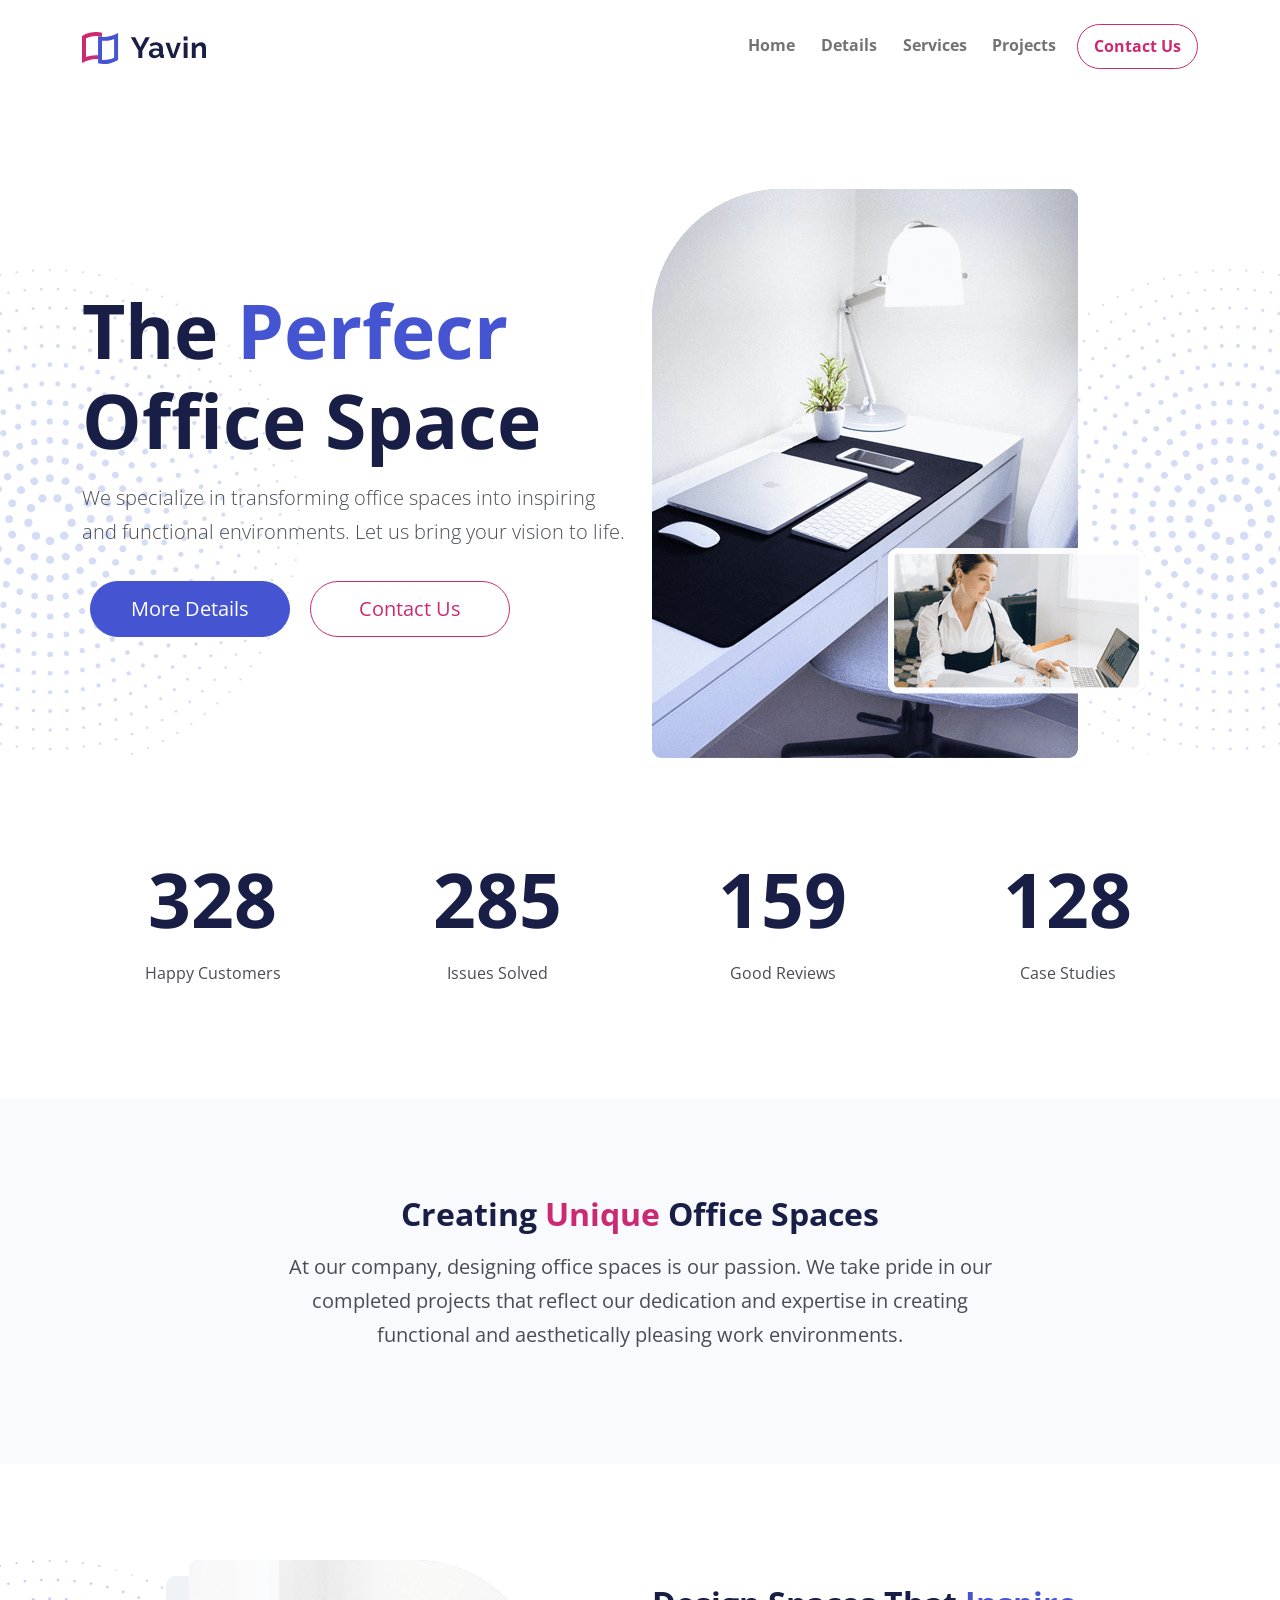
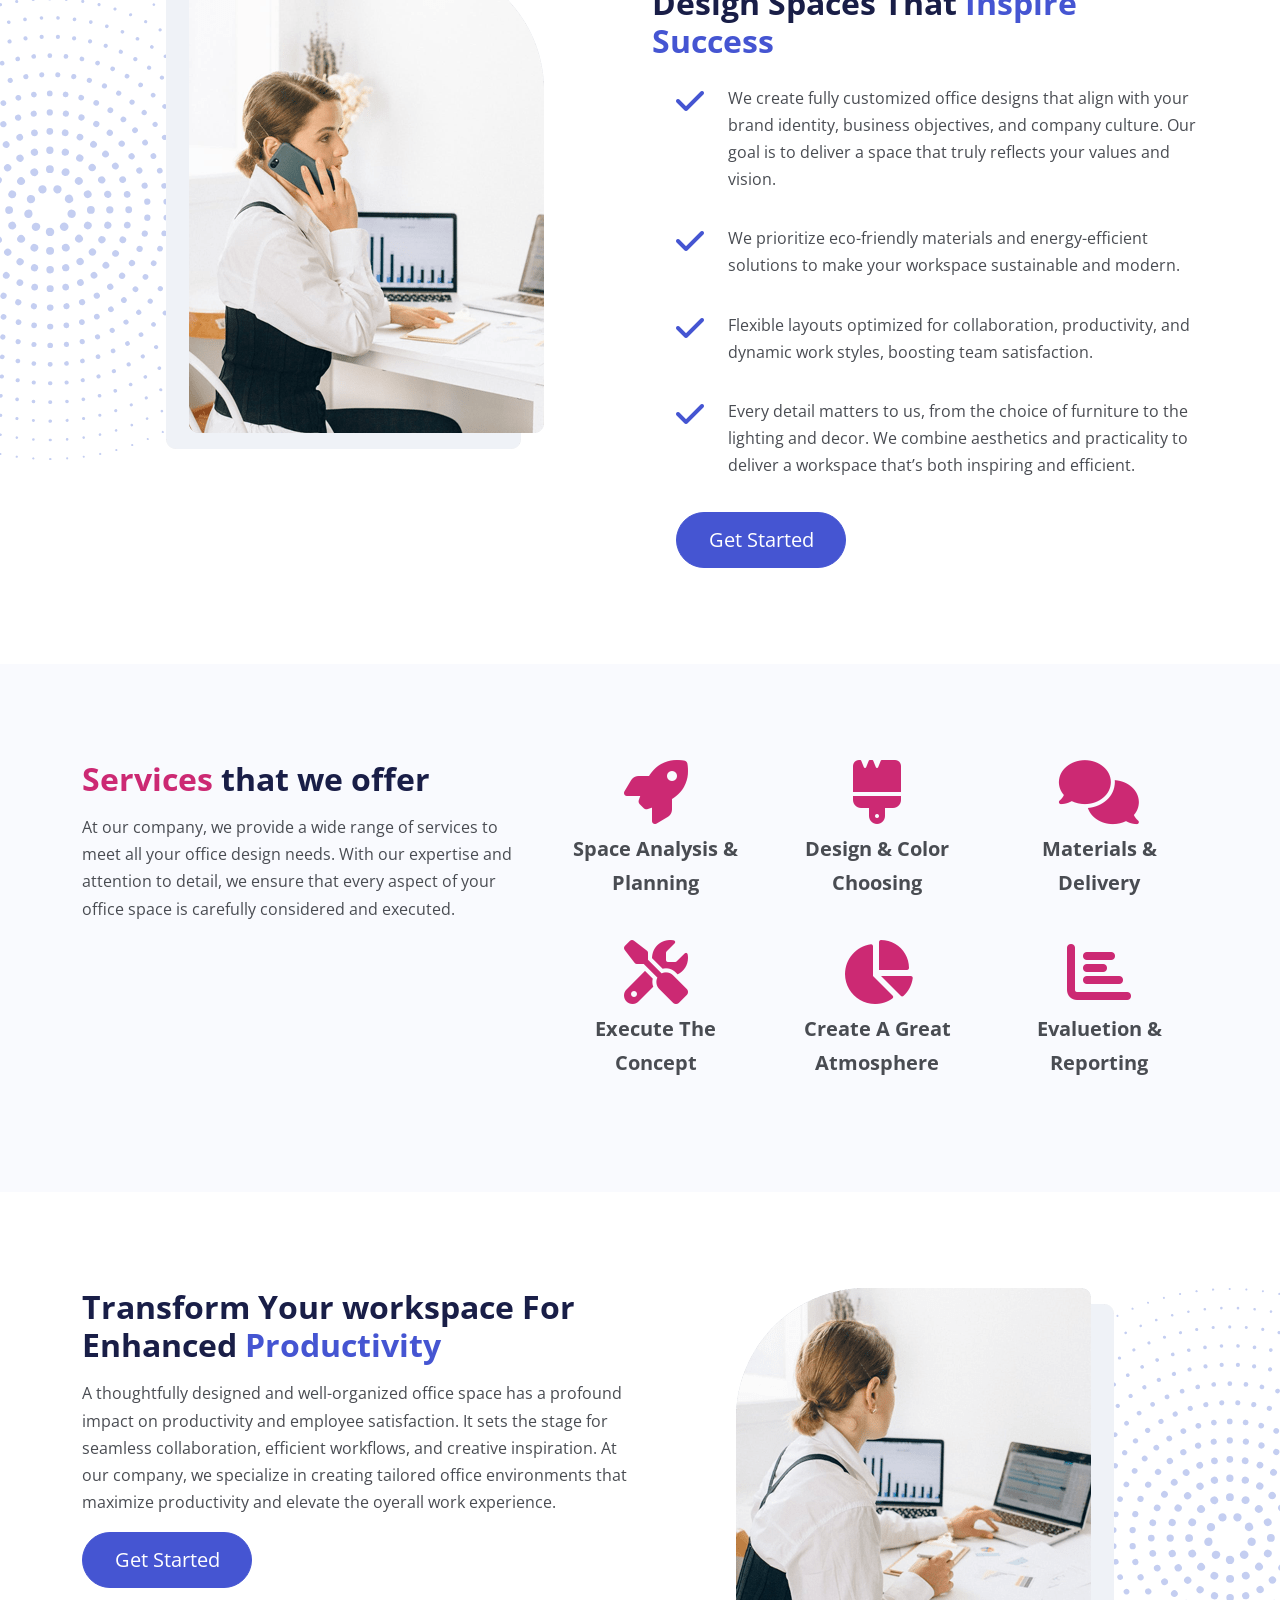
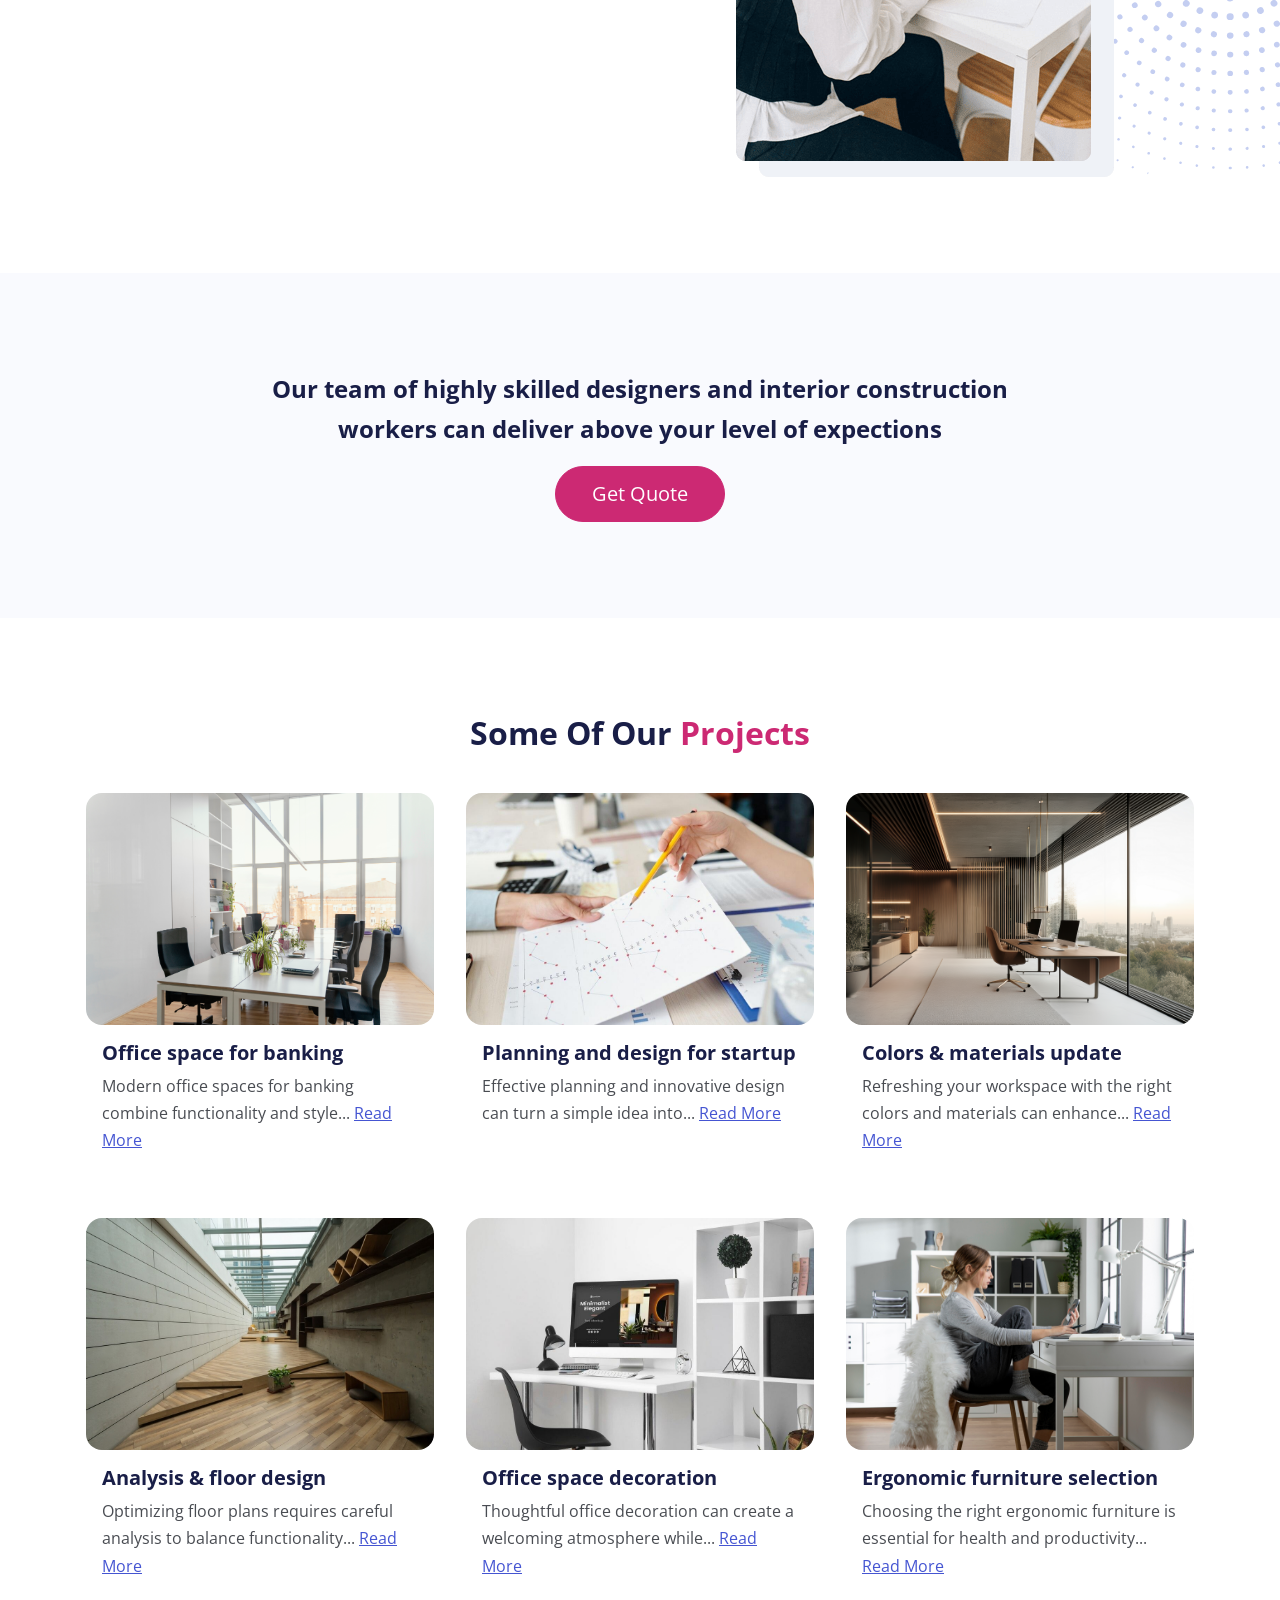
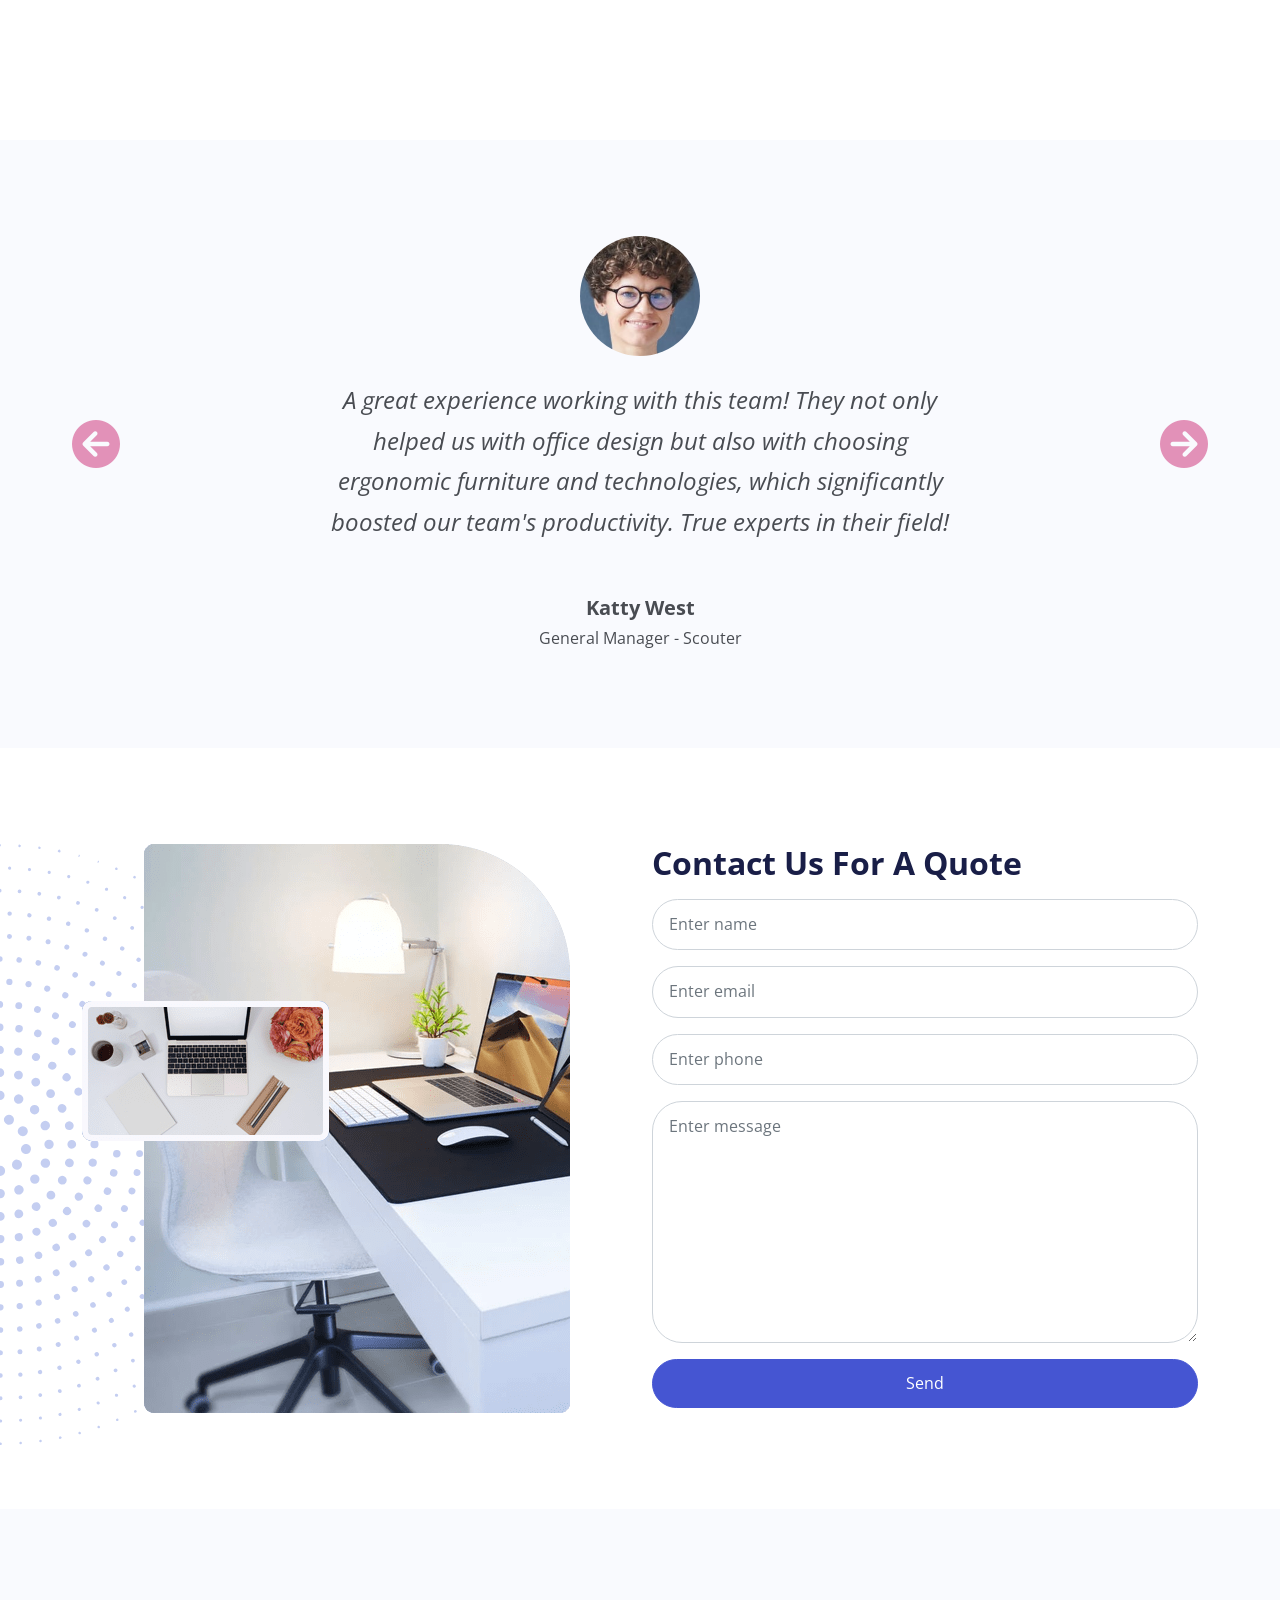
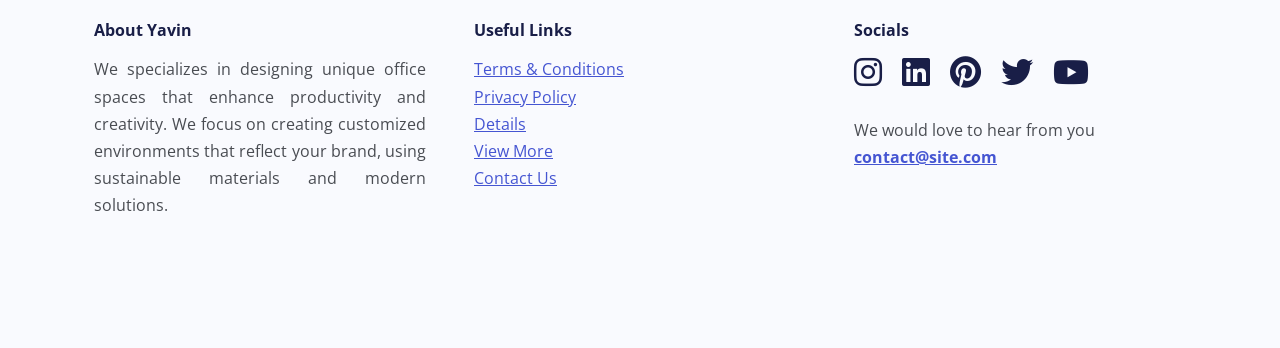
<file: index.html>
<!DOCTYPE html>
<html lang="en">
    <head>
        <meta charset="UTF-8" />
        <meta http-equiv="X-UA-Compatible" content="IE=edge" />
        <meta name="viewport" content="width=device-width, initial-scale=1.0" />
        <link rel="preconnect" href="https://fonts.googleapis.com">
        <link rel="preconnect" href="https://fonts.gstatic.com" crossorigin>
        <link href="https://fonts.googleapis.com/css2?family=Open+Sans:wght@300;400;500;600;700&display=swap" rel="stylesheet">
        <link rel="stylesheet" href="css/font-awesome.css" />
        <link rel="stylesheet" href="css/bootstrap.css" />
        <link rel="stylesheet" href="css/styles.css" />
        <link rel="icon" href="images/favicon.png" />
        <title>Yavin Office Design</title>
    </head>
    <body id="home">
     <nav class="navbar navbar-expand-lg sticky-top navbar-light">
            <div class="container">
                <a href="./index.html" class="navbar-brand">
                    <img src="./images/logo.svg" alt="logo" width="124px">
                </a>
                <button 
                    class="navbar-toggler"
                    type="button"
                    data-bs-toggle="collapse"
                    data-bs-target="#nav-dropdown"
                    aria-controls="nav-dropdown"
                    aria-expanded="false"
                    aria-label="toggle navigation"
                >
                    <span class="navbar-toggler-icon"></span>
                </button>

                <div id="nav-dropdown" class="collapse navbar-collapse">
                    <ul class="navbar-nav ms-auto ps-2 mt-2 mb-2">
                        <li class="nav-item">
                            <a href="#home" aria-current="page" class="nav-link">Home</a>
                        </li>
                        <li class="nav-item">
                            <a href="#details" class="nav-link">Details</a>
                        </li>
                        <li class="nav-item">
                            <a href="#services" class="nav-link">Services</a>
                        </li>
                        <li class="nav-item">
                            <a href="#projects" class="nav-link">Projects</a>
                        </li>
                        <li class="nav-item">
                            <a 
                                href="#contact" 
                                class="nav-link btn btn-outline-secondary px-3 ms-0 ms-lg-2"
                            >
                                Contact Us
                            </a>
                        </li>
                    </ul>
                </div>
            </div>
        </nav>

        <!-- Header -->
        <header class="header position-relative mt-6 overflow-hidden">
            <img 
                src="./images/decoration-star.svg" 
                alt="header decoration" 
                class="decoration-star position-absolute"
            >
            <img 
                src="./images/decoration-star.svg" 
                alt="header decoration" 
                class="decoration-star-2 position-absolute"
            >
            <div class="container position-relative z-3">
                <div class="row">
                    <div class="col-lg-6">
                        <div class="mt-6">
                            <h1 class="xl-text">
                                The <span class="text-primary">Perfecr</span>
                                Office Space
                            </h1>
                            <p class="lead mb-4">
                                We specialize in transforming office spaces into
                                inspiring and functional environments. Let us 
                                bring your vision to life.
                            </p>
                            <a 
                                href="#introduction" 
                                class="btn btn-primary btn-lg m-2"
                                style="width: 200px;"
                            >
                                More Details
                            </a>
                            <a 
                                href="#contact" 
                                class="btn btn-outline-secondary btn-lg m-2"
                                style="width: 200px;"
                            >
                                Contact Us
                            </a>
                        </div>
                    </div>
                    <div class="col-lg-6">
                        <div class="img-container">
                            <img 
                                src="./images/header.png" 
                                alt="header image" 
                                class="img-fluid"
                            >
                        </div>
                    </div>
                </div>
            </div>
        </header>

        <!-- Stats -->
        <section id="stats" class="stats container">
            <div class="row my-5 my-md-6">
                <div class="col-md-3 col-sm-6 text-center">
                    <h2 class="counter xl-text" data-target="328"></h2>
                    <p>Happy Customers</p>
                </div>

                <div class="col-md-3 col-sm-6 text-center">
                    <h2 class="counter xl-text" data-target="285"></h2>
                    <p>Issues Solved</p>
                </div>

                <div class="col-md-3 col-sm-6 text-center">
                    <h2 class="counter xl-text" data-target="159"></h2>
                    <p>Good Reviews</p>
                </div>

                <div class="col-md-3 col-sm-6 text-center">
                    <h2 class="counter xl-text" data-target="128"></h2>
                    <p>Case Studies</p>
                </div>
            </div>
        </section>
        
        <!-- Introduction -->
        <section id="introduction" class="intro bg-light py-5 py-md-6">
            <div class="container">
                <div class="row">
                    <div class="col-lg-8 offset-lg-2 text-center">
                        <h2>
                            Creating 
                            <span class="text-secondary">Unique</span>
                            Office Spaces
                        </h2>
                        <p class="fs-5">
                            At our company, designing office spaces is our 
                            passion. We take pride in our completed projects 
                            that reflect our dedication and expertise in 
                            creating functional and aesthetically pleasing 
                            work environments.
                        </p>
                    </div>
                </div>
            </div>
        </section>

        <!-- First Details -->
        <section id="details" class="details position-relative my-5 my-md-6 overflow-hidden">
            <img 
                src="./images/decoration-star.svg" 
                alt="decoration star" 
                class="decoration-star position-absolute"
            >
            <div class="container position-relative z-3">
                <div class="row">
                    <div class="col-lg-6">
                        <div class="image-container d-flex justify-content-center">
                            <img 
                                src="./images/details-1.png" 
                                alt="first details image" 
                                class="img-fluid"
                            >
                        </div>
                    </div>
                    <div class="col-lg-6">
                        <div class="mt-4">
                            <h2 class="mb-4">
                                Design Spaces That 
                                <span class="text-primary">Inspire Success</span>
                            </h2>
                            <!-- <p class="fs-5">
                                Your office should reflect your vision and values. 
                                Let us craft spaces that foster collaboration, 
                                creativity, and growth, while providing a modern 
                                and welcoming environment for your team.
                            </p> -->
                            <ul class="list-unstyled">
                                <li class="d-flex mb-3">
                                    <i class="fas fa-check text-primary fa-2x mx-4"></i>
                                    <p>
                                        We create fully customized office designs 
                                        that align with your brand identity, business 
                                        objectives, and company culture. Our goal is 
                                        to deliver a space that truly reflects your 
                                        values and vision.
                                    </p>
                                </li>
                                <li class="d-flex mb-3">
                                    <i class="fas fa-check text-primary fa-2x mx-4"></i>
                                    <p>
                                        We prioritize eco-friendly materials and 
                                        energy-efficient solutions to make your 
                                        workspace sustainable and modern.
                                    </p>
                                </li>
                                <li class="d-flex mb-3">
                                    <i class="fas fa-check text-primary fa-2x mx-4"></i>
                                    <p>
                                        Flexible layouts optimized for collaboration, 
                                        productivity, and dynamic work styles, 
                                        boosting team satisfaction.
                                    </p>
                                </li>
                                <li class="d-flex mb-3">
                                    <i class="fas fa-check text-primary fa-2x mx-4"></i>
                                    <p>
                                        Every detail matters to us, from the choice of 
                                        furniture to the lighting and decor. We combine 
                                        aesthetics and practicality to deliver a workspace 
                                        that’s both inspiring and efficient.
                                    </p>
                                </li>
                            </ul>
                            <div class="d-flex justify-content-center justify-content-md-start ms-4">
                                <a 
                                href="./article.html" 
                                class="btn btn-primary btn-lg"
                                style="width: 170px;"
                                >
                                    Get Started
                                </a>
                            </div>
                        </div>
                    </div>
                </div>
            </div>
        </section>

        <!-- Services -->
        <section id="services" class="services bg-light py-5 py-md-6">
            <div class="container">
                <div class="row">
                    <div class="col-lg-5">
                        <div class="text-container text-center text-lg-start">
                            <h2>
                                <span class="text-secondary">Services</span>
                                that we offer
                            </h2>
                            <p>
                                At our company, we provide a wide range of services 
                                to meet all your office design needs. With our 
                                expertise and attention to detail, we ensure that 
                                every aspect of your office space is carefully 
                                considered and executed.
                            </p>
                        </div>
                    </div>
                    <div class="col-lg-7">
                        <!-- First Row -->
                        <div class="row mb-4">
                            <div class="col-md-4 d-flex flex-column align-items-center text-center">
                                <i class="fas fa-rocket fa-4x text-secondary mb-2"></i>
                                <p class="fs-5 fw-bold">Space Analysis & Planning</p>
                            </div>

                            <div class="col-md-4 d-flex flex-column align-items-center text-center">
                                <i class="fas fa-brush fa-4x text-secondary mb-2"></i>
                                <p class="fs-5 fw-bold">Design & Color Choosing</p>
                            </div>

                            <div class="col-md-4 d-flex flex-column align-items-center text-center">
                                <i class="fas fa-comments fa-4x text-secondary mb-2"></i>
                                <p class="fs-5 fw-bold">Materials & Delivery</p>
                            </div>
                        </div>

                        <!-- Second Row -->
                        <div class="row">
                            <div class="col-md-4 d-flex flex-column align-items-center text-center">
                                <i class="fas fa-tools fa-4x text-secondary mb-2"></i>
                                <p class="fs-5 fw-bold">Execute The Concept</p>
                            </div>

                            <div class="col-md-4 d-flex flex-column align-items-center text-center">
                                <i class="fas fa-chart-pie fa-4x text-secondary mb-2"></i>
                                <p class="fs-5 fw-bold">Create A Great Atmosphere</p>
                            </div>

                            <div class="col-md-4 d-flex flex-column align-items-center text-center">
                                <i class="fas fa-chart-bar fa-4x text-secondary mb-2"></i>
                                <p class="fs-5 fw-bold">Evaluetion & Reporting</p>
                            </div>
                        </div>
                    </div>
                </div>
            </div>
        </section>

        <!-- Second Details -->
        <section class="details-2 position-relative my-6 overflow-hidden">
            <img 
                src="./images/decoration-star.svg" 
                alt="star decoration image" 
                class="decoration-star position-absolute"
            >
            <div class="container position-relative z-3">
                <div class="row">
                    <div class="col-lg-6">
                        <div class="text-container text-center text-lg-start mb-4">
                            <h2>
                                Transform Your workspace For Enhanced
                                <span class="text-primary">Productivity</span>
                            </h2>
                            <p>
                                A thoughtfully designed and well-organized office 
                                space has a profound impact on productivity and 
                                employee satisfaction. It sets the stage for seamless 
                                collaboration, efficient workflows, and creative 
                                inspiration. At our company, we specialize in creating
                                tailored office environments that maximize productivity 
                                and elevate the oyerall work experience.
                            </p>
                            <a 
                                href="./article.html" 
                                class="btn btn-primary btn-lg"
                                style="width: 170px;"
                            >
                                Get Started
                            </a>
                        </div>
                    </div>
                    <div class="col-lg-6">
                        <div class="image-container d-flex justify-content-center">
                            <img 
                                src="./images/details-2.png" 
                                alt="second details image" 
                                class="img-fluid"
                            >
                        </div>
                    </div>
                </div>
            </div>
        </section>

        <!-- Get Quote -->
        <section class="get-quote bg-light py-6 text-center">
            <div class="container">
                <div class="row">
                    <div class="col-lg-8 offset-lg-2">
                        <h4 class="lh-base">
                            Our team of highly skilled designers and 
                            interior construction workers can deliver 
                            above your level of expections
                        </h4>
                        <a 
                            href="#contact" 
                            class="btn btn-secondary btn-lg"
                            style="width: 170px;"
                        >Get Quote</a>
                    </div>
                </div>
            </div>
        </section>

        <!-- Projects -->
        <section id="projects" class="projects py-6">
            <div class="container">
                <h2 class="text-center pb-4">
                    Some Of Our <span class="text-secondary">Projects</span>
                </h2>
                <!-- Projects Row 1 -->
                <div class="row mb-md-5">
                    <div class="col-md-4 px-md-3">
                        <div class="card border-0">
                            <img 
                                src="./images/banking-office.jpg" 
                                alt="office space for banking"
                                class="rounded-4"
                            >
                            <div class="card-body">
                                <h5 class="card-title">Office space for banking</h5>
                                <p class="card-text">
                                    Modern office spaces for banking combine 
                                    functionality and style...
                                    <a href="./article.html">Read More</a>
                                </p>
                            </div>
                        </div>
                    </div>

                    <div class="col-md-4 px-md-3">
                        <div class="card border-0">
                            <img 
                                src="./images/planning-and-design.jpeg" 
                                alt="planning and design for startup"
                                class="rounded-4"
                            >
                            <div class="card-body">
                                <h5 class="card-title">Planning and design for startup</h5>
                                <p class="card-text">
                                    Effective planning and innovative design 
                                    can turn a simple idea into...
                                    <a href="./article.html">Read More</a>
                                </p>
                            </div>
                        </div>
                    </div>

                    <div class="col-md-4 px-md-3">
                        <div class="card border-0">
                            <img 
                                src="./images/update-office.jpg" 
                                alt="colors and materials update"
                                class="rounded-4"
                            >
                            <div class="card-body">
                                <h5 class="card-title">Colors & materials update</h5>
                                <p class="card-text">
                                    Refreshing your workspace with the right 
                                    colors and materials can enhance...
                                    <a href="./article.html">Read More</a>
                                </p>
                            </div>
                        </div>
                    </div>
                </div>

                <!-- Projects Row 2 -->
                <div class="row mb-md-5">
                    <div class="col-md-4 px-md-3">
                        <div class="card border-0">
                            <img 
                                src="./images/floor-design.jpeg" 
                                alt="analysis and floor design" 
                                class="rounded-4"
                            >
                            <div class="card-body">
                                <h5 class="card-title">Analysis & floor design</h5>
                                <p class="card-text">
                                    Optimizing floor plans requires careful 
                                    analysis to balance functionality...
                                    <a href="./article.html">Read More</a>
                                </p>
                            </div>
                        </div>
                    </div>

                    <div class="col-md-4 px-md-3">
                        <div class="card border-0">
                            <img 
                                src="./images/office-decoration.jpeg" 
                                alt="office space decoration" 
                                class="rounded-4"
                            >
                            <div class="card-body">
                                <h5 class="card-title">Office space decoration</h5>
                                <p class="card-text">
                                    Thoughtful office decoration can create 
                                    a welcoming atmosphere while...
                                    <a href="./article.html">Read More</a>
                                </p>
                            </div>
                        </div>
                    </div>

                    <div class="col-md-4 px-md-3">
                        <div class="card border-0">
                            <img 
                                src="./images/ergonomic-workspace.jpg" 
                                alt="ergonomic furniture selection" 
                                class="rounded-4"
                            >
                            <div class="card-body">
                                <h5 class="card-title">Ergonomic furniture selection</h5>
                                <p class="card-text">
                                    Choosing the right ergonomic furniture 
                                    is essential for health and productivity...
                                    <a href="./article.html">Read More</a>
                                </p>
                            </div>
                        </div>
                    </div>
                </div>
            </div>
        </section>

        <!-- Testimonials -->
        <section id="testimonials" class="testimonials bg-light py-6">
            <div id="testimonial-carousel" class="carousel slide">
                <div class="carousel-inner">
                    <!-- Slide 1 -->
                    <div class="carousel-item active">
                        <div class="d-flex flex-column justify-content-center align-items-center text-center">
                            <img 
                                src="./images/testimonial-1.jpg" 
                                alt="first review image" 
                                class="rounded-circle"
                                width="120"
                            >
                            <p class="w-50 my-4 fst-italic fs-4">
                                A great experience working with this team! They 
                                not only helped us with office design but also 
                                with choosing ergonomic furniture and technologies, 
                                which significantly boosted our team's productivity. 
                                True experts in their field!
                            </p>
                            <div class="fw-bold fs-5 mt-4">Katty West</div>
                            <div>General Manager - Scouter</div>
                        </div>
                    </div>

                    <!-- Slide 2 -->
                    <div class="carousel-item">
                        <div class="d-flex flex-column justify-content-center align-items-center text-center">
                            <img 
                                src="./images/testimonial-2.jpg" 
                                alt="first review image" 
                                class="rounded-circle"
                                width="120"
                            >
                            <p class="w-50 my-4 fst-italic fs-4">
                                I’m absolutely delighted with the result! The 
                                team is made up of true professionals who helped 
                                us create a modern and comfortable office for 
                                our startup. Everything was thought through in 
                                detail, and we got exactly what we were looking 
                                for. Highly recommended!
                            </p>
                            <div class="fw-bold fs-5 mt-4">Arny Picker</div>
                            <div>Team Lead - ECorporation</div>
                        </div>
                    </div>

                    <!-- Slide 3 -->
                    <div class="carousel-item">
                        <div class="d-flex flex-column justify-content-center align-items-center text-center">
                            <img 
                                src="./images/testimonial-3.jpg" 
                                alt="first review image" 
                                class="rounded-circle"
                                width="120"
                            >
                            <p class="w-50 my-4 fst-italic fs-4">
                                Our company turned to Yavin company for office 
                                space design, and it was one of the best decisions 
                                we made! They took all our preferences into account 
                                and created a stylish, functional space where every 
                                employee feels comfortable. I highly recommend them!
                            </p>
                            <div class="fw-bold fs-5 mt-4">Mary Smith</div>
                            <div>General Designer - BindButton</div>
                        </div>
                    </div>
                </div>

                <button
                    class="carousel-control-prev"
                    type="button"
                    data-bs-target="#testimonial-carousel"
                    data-bs-slide="prev"
                >
                    <i class="fas fa-arrow-circle-left fa-3x text-secondary"></i>
                </button>
                <button
                    class="carousel-control-next"
                    type="button"
                    data-bs-target="#testimonial-carousel"
                    data-bs-slide="next"
                >
                    <i class="fas fa-arrow-circle-right fa-3x text-secondary"></i>
                </button>
            </div>
        </section>

        <!-- Contact -->
        <section id="contact" class="contact my-6 position-relative">
            <img 
                src="./images/decoration-star.svg" 
                alt="decoration star image" 
                class="decoration-star position-absolute"
            >
            <div class="container position-relative z-3">
                <div class="row">
                    <div class="col-lg-6 d-none d-md-block">
                        <div class="image-container">
                            <img 
                                src="./images/contact.png" 
                                alt="contact image" 
                                class="img-fluid"
                            >
                        </div>
                    </div>
                    <div class="col-lg-6">
                        <div class="text-container">
                            <h2>Contact Us For A Quote</h2>
                            <form>
                                <div class="mb-3">
                                    <input 
                                        type="text" 
                                        class="form-control"
                                        placeholder="Enter name"
                                    >
                                </div>
                                <div class="mb-3">
                                    <input 
                                        type="email" 
                                        class="form-control"
                                        placeholder="Enter email"
                                    >
                                </div>
                                <div class="mb-3">
                                    <input 
                                        type="text" 
                                        class="form-control"
                                        placeholder="Enter phone"
                                    >
                                </div>
                                <div class="mb-3">
                                    <textarea 
                                        name="message-field" 
                                        class="form-control"
                                        placeholder="Enter message"
                                        rows="8"
                                    ></textarea>
                                </div>
                                <div class="d-grid gap-2">
                                    <input 
                                        type="submit" 
                                        value="Send"
                                        class="btn btn-primary btn-block"
                                    >
                                </div>
                            </form>
                        </div>
                    </div>
                </div>
            </div>
        </section>

        <!-- Footer -->
        <footer class="footer bg-light py-6">
            <div class="container">
                <div class="row">
                    <div class="col-md-4 px-4 my-3">
                        <h6>About Yavin</h6>
                        <p style="text-align: justify;">
                            We specializes in designing unique office 
                            spaces that enhance productivity and creativity. 
                            We focus on creating customized environments 
                            that reflect your brand, using sustainable 
                            materials and modern solutions.
                        </p>
                    </div>
                    <div class="col-md-4 px-4 my-3">
                        <h6>Useful Links</h6>
                        <ul class="list-unstyled">
                            <li class="list-item">
                                <a href="#">Terms & Conditions</a>
                            </li>
                            <li class="list-item">
                                <a href="#">Privacy Policy</a>
                            </li>
                            <li class="list-item">
                                <a href="#details">Details</a>
                            </li>
                            <li class="list-item">
                                <a href="./article.html">View More</a>
                            </li>
                            <li class="list-item">
                                <a href="#contact">Contact Us</a>
                            </li>
                        </ul>
                    </div>
                    <div class="col-md-4 px-4 my-3">
                        <h6>Socials</h6>
                        <div class="mb-4">
                            <a 
                                href="https://www.instagram.com/wastardy/" 
                                class="text-decoration-none"
                                target="_blank"
                            >
                                <i class="fab fa-instagram fa-2x text-dark me-2"></i>
                            </a>
                            <a 
                                href="https://www.linkedin.com/in/andrii-kononenko-a4b1b1250/" 
                                class="text-decoration-none"
                                target="_blank"
                            >
                                <i class="fab fa-linkedin fa-2x text-dark mx-2"></i>
                            </a>
                            <a 
                                href="https://www.pinterest.com/" 
                                class="text-decoration-none"
                                target="_blank"
                            >
                                <i class="fab fa-pinterest fa-2x text-dark mx-2"></i>
                            </a>
                            <a 
                                href="https://www.x.com/" 
                                class="text-decoration-none"
                                target="_blank"
                            >
                                <i class="fab fa-twitter fa-2x text-dark mx-2"></i>
                            </a>
                            <a 
                                href="https://www.youtube.com/" 
                                class="text-decoration-none"
                                target="_blank"
                            >
                                <i class="fab fa-youtube fa-2x text-dark mx-2"></i>
                            </a>
                        </div>
                        <p>
                            We would love to hear from you 
                            <a href="mailto:contact@site.com">
                                <strong>contact@site.com</strong>
                            </a>
                        </p>
                    </div>
                </div>
            </div>
        </footer>

        <!-- Button -->
        <button id="to-top" class="to-top-btn">
            <img src="./images/up-arrow.png" alt="">
        </button>

        <script src="js/bootstrap.bundle.min.js"></script>
        <script src="js/script.js"></script>
    </body>
</html>
</file>
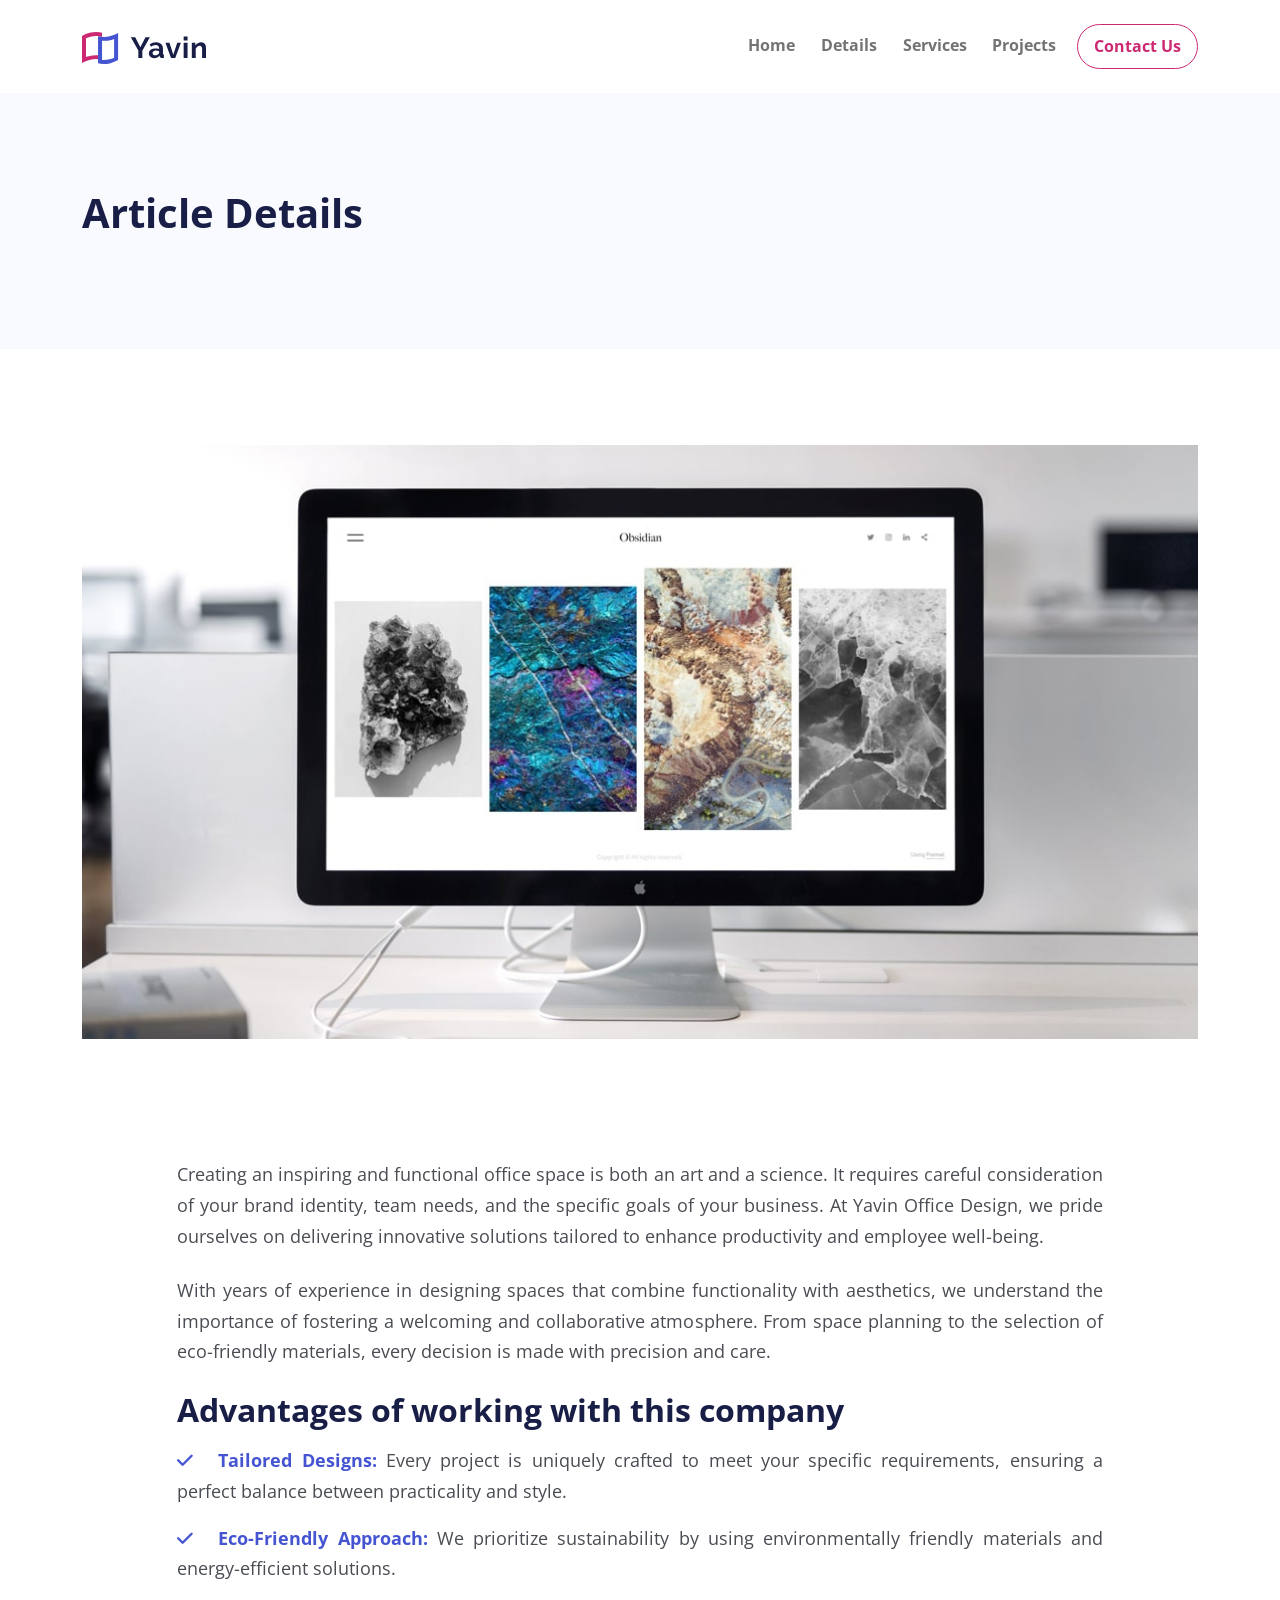
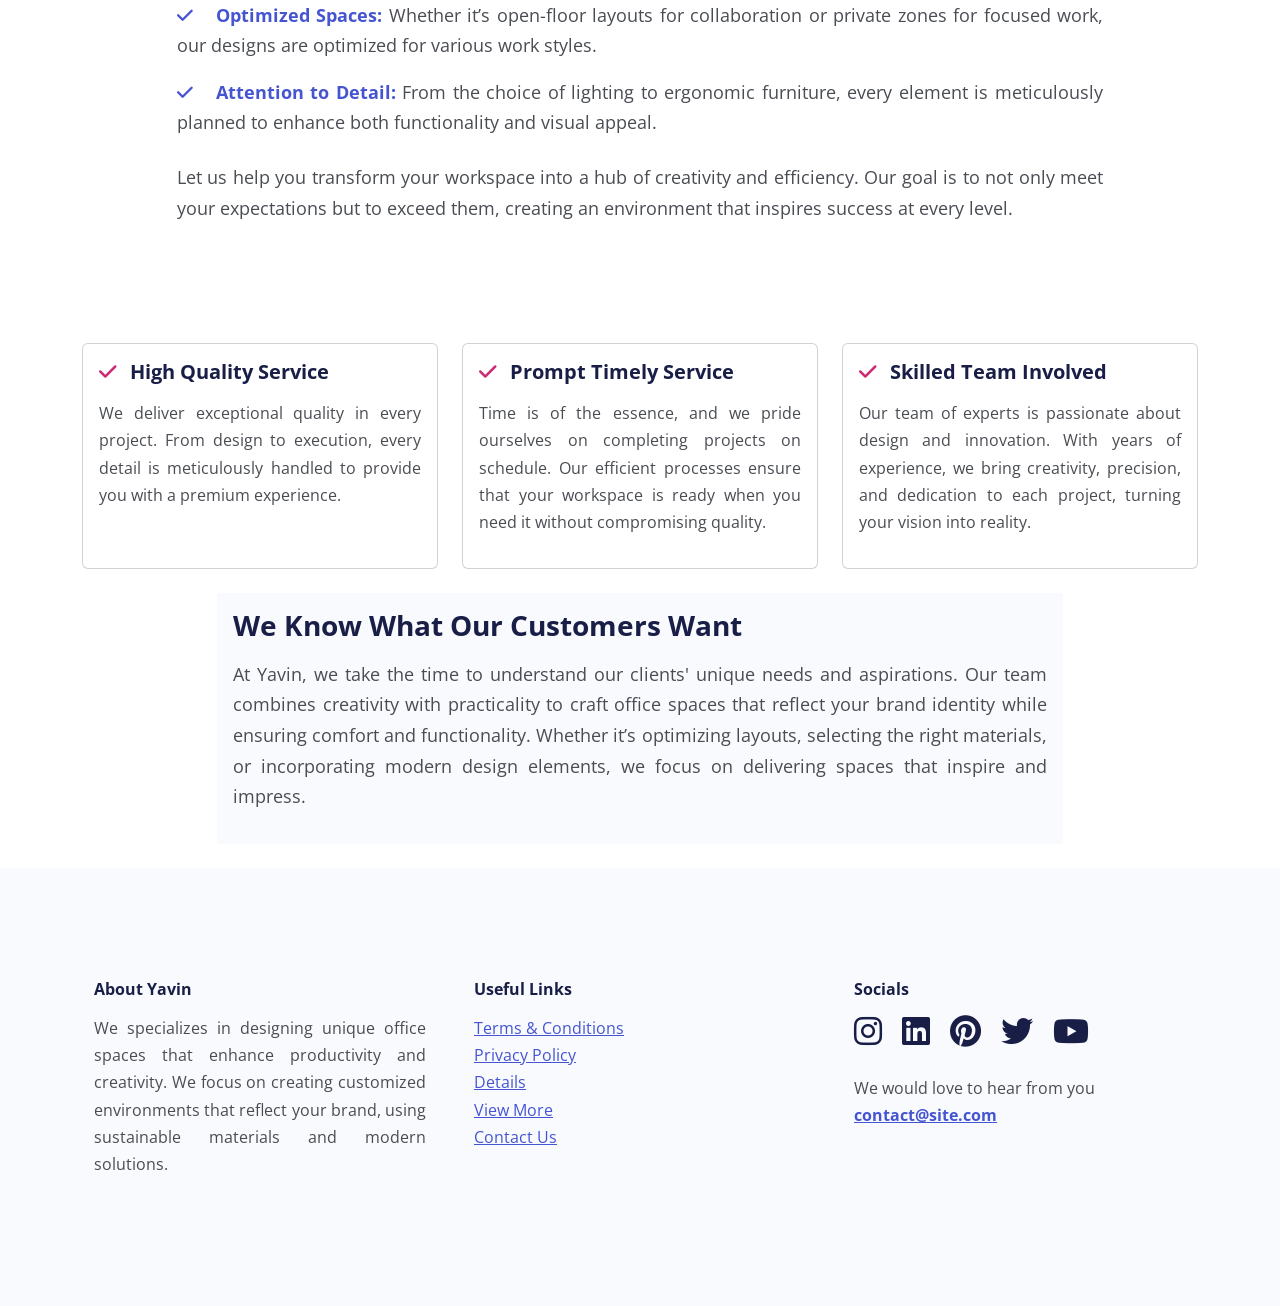
<file: article.html>
<!DOCTYPE html>
<html lang="en">
<head>
    <meta charset="UTF-8">
    <meta http-equiv="X-UA-Compatible" content="IE=edge" />
    <meta name="viewport" content="width=device-width, initial-scale=1.0">
    <link rel="preconnect" href="https://fonts.googleapis.com">
    <link rel="preconnect" href="https://fonts.gstatic.com" crossorigin>
    <link href="https://fonts.googleapis.com/css2?family=Open+Sans:wght@300;400;500;600;700&display=swap" rel="stylesheet">
    <link rel="stylesheet" href="css/font-awesome.css" />
    <link rel="stylesheet" href="css/bootstrap.css" />
    <link rel="stylesheet" href="css/styles.css" />
    <link rel="icon" href="images/favicon.png" />
    <title>Yavin Office Design</title>
</head>
<body>
    <nav class="navbar navbar-expand-lg sticky-top navbar-light">
        <div class="container">
            <a href="./index.html" class="navbar-brand">
                <img src="./images/logo.svg" alt="logo" width="124px">
            </a>
     <button 
                class="navbar-toggler"
                type="button"
                data-bs-toggle="collapse"
                data-bs-target="#nav-dropdown"
                aria-controls="nav-dropdown"
                aria-expanded="false"
                aria-label="toggle navigation"
            >
                <span class="navbar-toggler-icon"></span></button>

    <div id="nav-dropdown" class="collapse navbar-collapse">
                <ul class="navbar-nav ms-auto ps-2 mt-2 mb-2">
                    <li class="nav-item">
                        <a href="./index.html" aria-current="page" class="nav-link">Home</a>
                    </li>
                    <li class="nav-item">
                        <a href="#details" class="nav-link">Details</a>
                    </li>
                    <li class="nav-item">
                        <a href="./index.html#services" class="nav-link">Services</a>
                    </li>
                    <li class="nav-item">
                        <a href="./index.html#projects" class="nav-link">Projects</a>
                    </li>
                    <li class="nav-item">
                        <a 
                            href="./index.html#contact" 
                            class="nav-link btn btn-outline-secondary px-3 ms-0 ms-lg-2"
                        >
                            Contact Us
                        </a>
                    </li>
                </ul>
            </div>
        </div>
    </nav>

    <!-- Header -->
    <header class="bg-light py-4 py-md-6 text-center text-md-start">
        <div class="container">
            <h1>Article Details</h1>
        </div>
    </header>

    <!-- Image -->
    <section>
        <div class="container">
            <img 
                src="./images/article-details-large.jpg" 
                alt="article details image" 
                class="w-100 my-6"
            >
        </div>
    </section>

    <!-- Text -->
    <section id="details" class="pt-4">
        <div class="container article-text">
            <div class="row">
                <div class="col-lg-10 offset-lg-1">
                    <p class="text-align-justify">
                        Creating an inspiring and functional office 
                        space is both an art and a science. It requires 
                        careful consideration of your brand identity, 
                        team needs, and the specific goals of your business. 
                        At Yavin Office Design, we pride ourselves on 
                        delivering innovative solutions tailored to 
                        enhance productivity and employee well-being.
                    </p>

                    <p class="text-align-justify mt-4 mt-mb-0 mb-4">
                        With years of experience in designing spaces 
                        that combine functionality with aesthetics, 
                        we understand the importance of fostering a 
                        welcoming and collaborative atmosphere. From 
                        space planning to the selection of eco-friendly 
                        materials, every decision is made with 
                        precision and care.
                    </p>

                    <h2 class="mb-3">Advantages of working with this company</h2>
                    <ul class="list-unstyled">
                        <li class="list-item">
                            <p class="article-text text-align-justify">
                                <i class="fas fa-check text-primary me-3"></i>
                                <span class="text-primary fw-bold">Tailored Designs:</span> 
                                Every project is uniquely crafted to meet your 
                                specific requirements, ensuring a perfect balance 
                                between practicality and style.
                            </p>
                        </li>
                        <li class="list-item">
                            <p class="article-text text-align-justify">
                                <i class="fas fa-check text-primary me-3"></i>
                                <span class="text-primary fw-bold">Eco-Friendly Approach:</span> 
                                We prioritize sustainability by using environmentally 
                                friendly materials and energy-efficient solutions.
                            </p>
                        </li>
                        <li class="list-item">
                            <p class="article-text text-align-justify">
                                <i class="fas fa-check text-primary me-3"></i>
                                <span class="text-primary fw-bold">Optimized Spaces:</span>  
                                Whether it’s open-floor layouts for collaboration or 
                                private zones for focused work, our designs are optimized 
                                for various work styles.
                            </p>
                        </li>
                        <li class="list-item">
                            <p class="article-text text-align-justify">
                                <i class="fas fa-check text-primary me-3"></i>
                                <span class="text-primary fw-bold">Attention to Detail:</span>  
                                From the choice of lighting to ergonomic furniture, 
                                every element is meticulously planned to enhance both 
                                functionality and visual appeal.
                            </p>
                        </li>
                    </ul>

                    <p class="text-align-justify mt-4 mb-6">
                        Let us help you transform your workspace 
                        into a hub of creativity and efficiency. 
                        Our goal is to not only meet your expectations 
                        but to exceed them, creating an environment 
                        that inspires success at every level.
                    </p>
                </div>
            </div>
        </div>
    </section>

    <!-- Cards -->
    <section class="my-4">
        <div class="container">
            <div class="row d-flex align-items-stretch">
                <div class="col-md-4 mb-4 mb-md-0">
                    <div class="card h-100">
                        <div class="card-body">
                            <h5>
                                <i class="fas fa-check text-secondary me-2"></i>
                                High Quality Service
                            </h5>
                            <p class="text-align-justify">
                                We deliver exceptional quality in every project. 
                                From design to execution, every detail is meticulously 
                                handled to provide you with a premium experience.
                            </p>
                        </div>
                    </div>
                </div>
                <div class="col-md-4 mb-4 mb-md-0">
                    <div class="card h-100">
                        <div class="card-body">
                            <h5>
                                <i class="fas fa-check text-secondary me-2"></i>
                                Prompt Timely Service
                            </h5>
                            <p class="text-align-justify">
                                Time is of the essence, and we pride ourselves on 
                                completing projects on schedule. Our efficient 
                                processes ensure that your workspace is ready 
                                when you need it without compromising quality.
                            </p>
                        </div>
                    </div>
                </div>
                <div class="col-md-4">
                    <div class="card h-100">
                        <div class="card-body">
                            <h5>
                                <i class="fas fa-check text-secondary me-2"></i>
                                Skilled Team Involved
                            </h5>
                            <p class="text-align-justify">
                                Our team of experts is passionate about design and 
                                innovation. With years of experience, we bring 
                                creativity, precision, and dedication to each project, 
                                turning your vision into reality.
                            </p>
                        </div>
                    </div>
                </div>
            </div>
        </div>
    </section>

    <!-- Grey Box -->
    <section class="my-4">
        <div class="row">
            <div class="col-lg-8 offset-lg-2">
                <div class="card bg-light rounded-0 border-0 article-text">
                    <div class="card-body">
                        <h3 class="text-center text-lg-start">We Know What Our Customers Want</h3>
                        <p class="text-align-justify">
                            At Yavin, we take the time to understand our clients' unique needs and aspirations. 
                            Our team combines creativity with practicality to craft office spaces that reflect 
                            your brand identity while ensuring comfort and functionality. Whether it’s optimizing 
                            layouts, selecting the right materials, or incorporating modern design elements, we 
                            focus on delivering spaces that inspire and impress.
                        </p>
                    </div>
                </div>
            </div>
        </div>
    </section>

    <!-- Footer -->
    <footer class="footer bg-light py-6">
        <div class="container">
            <div class="row">
                <div class="col-md-4 px-4 my-3">
                    <h6>About Yavin</h6>
                    <p style="text-align: justify;">
                        We specializes in designing unique office 
                        spaces that enhance productivity and creativity. 
                        We focus on creating customized environments 
                        that reflect your brand, using sustainable 
                        materials and modern solutions.
                    </p>
                </div>
                <div class="col-md-4 px-4 my-3">
                    <h6>Useful Links</h6>
                    <ul class="list-unstyled">
                        <li class="list-item">
                            <a href="#">Terms & Conditions</a>
                        </li>
                        <li class="list-item">
                            <a href="#">Privacy Policy</a>
                        </li>
                        <li class="list-item">
                            <a href="#details">Details</a>
                        </li>
                        <li class="list-item">
                            <a href="./article.html">View More</a>
                        </li>
                        <li class="list-item">
                            <a href="./index.html#contact">Contact Us</a>
                        </li>
                    </ul>
                </div>
                <div class="col-md-4 px-4 my-3">
                    <h6>Socials</h6>
                    <div class="mb-4">
                        <a 
                            href="https://www.instagram.com/wastardy/" 
                            class="text-decoration-none"
                            target="_blank"
                        >
                            <i class="fab fa-instagram fa-2x text-dark me-2"></i>
                        </a>
                        <a 
                            href="https://www.linkedin.com/in/andrii-kononenko-a4b1b1250/" 
                            class="text-decoration-none"
                            target="_blank"
                        >
                            <i class="fab fa-linkedin fa-2x text-dark mx-2"></i>
                        </a>
                        <a 
                            href="https://www.pinterest.com/" 
                            class="text-decoration-none"
                            target="_blank"
                        >
                            <i class="fab fa-pinterest fa-2x text-dark mx-2"></i>
                        </a>
                        <a 
                            href="https://www.x.com/" 
                            class="text-decoration-none"
                            target="_blank"
                        >
                            <i class="fab fa-twitter fa-2x text-dark mx-2"></i>
                        </a>
                        <a 
                            href="https://www.youtube.com/" 
                            class="text-decoration-none"
                            target="_blank"
                        >
                            <i class="fab fa-youtube fa-2x text-dark mx-2"></i>
                        </a>
                    </div>
                    <p>
                        We would love to hear from you 
                        <a href="mailto:contact@site.com">
                            <strong>contact@site.com</strong>
                        </a>
                    </p>
                </div>
            </div>
        </div>
    </footer>

    <!-- Button -->
    <button id="to-top" class="to-top-btn">
        <img src="./images/up-arrow.png" alt="">
    </button>

    <script src="js/bootstrap.bundle.min.js"></script>
    <script src="js/script.js"></script>
</body>
</html>
</file>
<file: css/styles.css>
.navbar {
  transition: all 0.4s ease-in-out;
}

.navbar-background {
  background: #fff;
  box-shadow: 0 0 10px rgba(0, 0, 0, 0.5);
}

.xl-text {
  font-size: 75px;
}

.btn-outline-secondary {
  color: var(--bs-secondary);
}

.btn-outline-secondary:hover {
  color: #fff;
}

.header .decoration-star {
  top: 80px;
  left: -200px;
  width: 500px;
  opacity: 0.7;
}

.header .decoration-star-2 {
  top: 80px;
  right: -200px;
  width: 500px;
  opacity: 0.7;
}

.details .decoration-star {
  left: -200px;
  width: 500px;
}

.details-2 .decoration-star {
  right: -200px;
  width: 500px;
}

.contact .decoration-star {
  left: -300px;
  width: 600px;
}

.to-top-btn {
  position: fixed;
  z-index: 20;
  bottom: 20px;
  right: 20px;
  opacity: 0;
  width: 52px;
  height: 52px;
  border: none;
  border-radius: 50px;
  outline: none;
  background-color: var(--bs-dark);
  cursor: pointer;
  transition: background-color 0.2s ease-in-out, opacity 0.5s ease-in-out;
}

.to-top-btn:hover {
  background-color: #4555d2;
}

.to-top-btn img {
  margin-bottom: 0.25rem;
  width: 24px;
}

.show {
  opacity: 1;
}

.article-text {
  font-size: 18px;
}

.text-align-justify {
  text-align: justify;
}

@media (max-width: 992px) {
  .xl-text {
    font-size: 50px;
  }
  .navbar .btn-outline-secondary {
    margin-top: 20px;
  }
  .header {
    margin-top: 0px !important;
    text-align: center;
  }
  .header .decoration-star {
    left: -150px;
    width: 360px;
  }
  .header .decoration-star-2 {
    right: -150px;
    width: 360px;
  }
  .header .img-container {
    margin-top: 30px;
  }
  .services .col-md-4 {
    border-bottom: 1px #ccc solid;
    margin: 10px 0px 30px;
  }
  .services .col-md-4:last-child {
    margin: 10px 0px 0px;
  }
  .details-2 {
    margin-top: 20px !important;
  }
  .details-2 .decoration-star {
    top: 300px;
  }
  .contact .decoration-star {
    left: -150px;
    width: 360px;
  }
}
@media (max-width: 576px) {
  .xl-text {
    font-size: 45px;
  }
  .navbar .btn-outline-secondary {
    margin-top: 20px;
  }
  .header {
    margin-top: 0px !important;
    text-align: center;
  }
  .header .decoration-star {
    left: -100px;
    width: 250px;
  }
  .header .decoration-star-2 {
    right: -100px;
    width: 250px;
  }
  .header .img-container {
    margin-top: 25px;
  }
}
</file>
